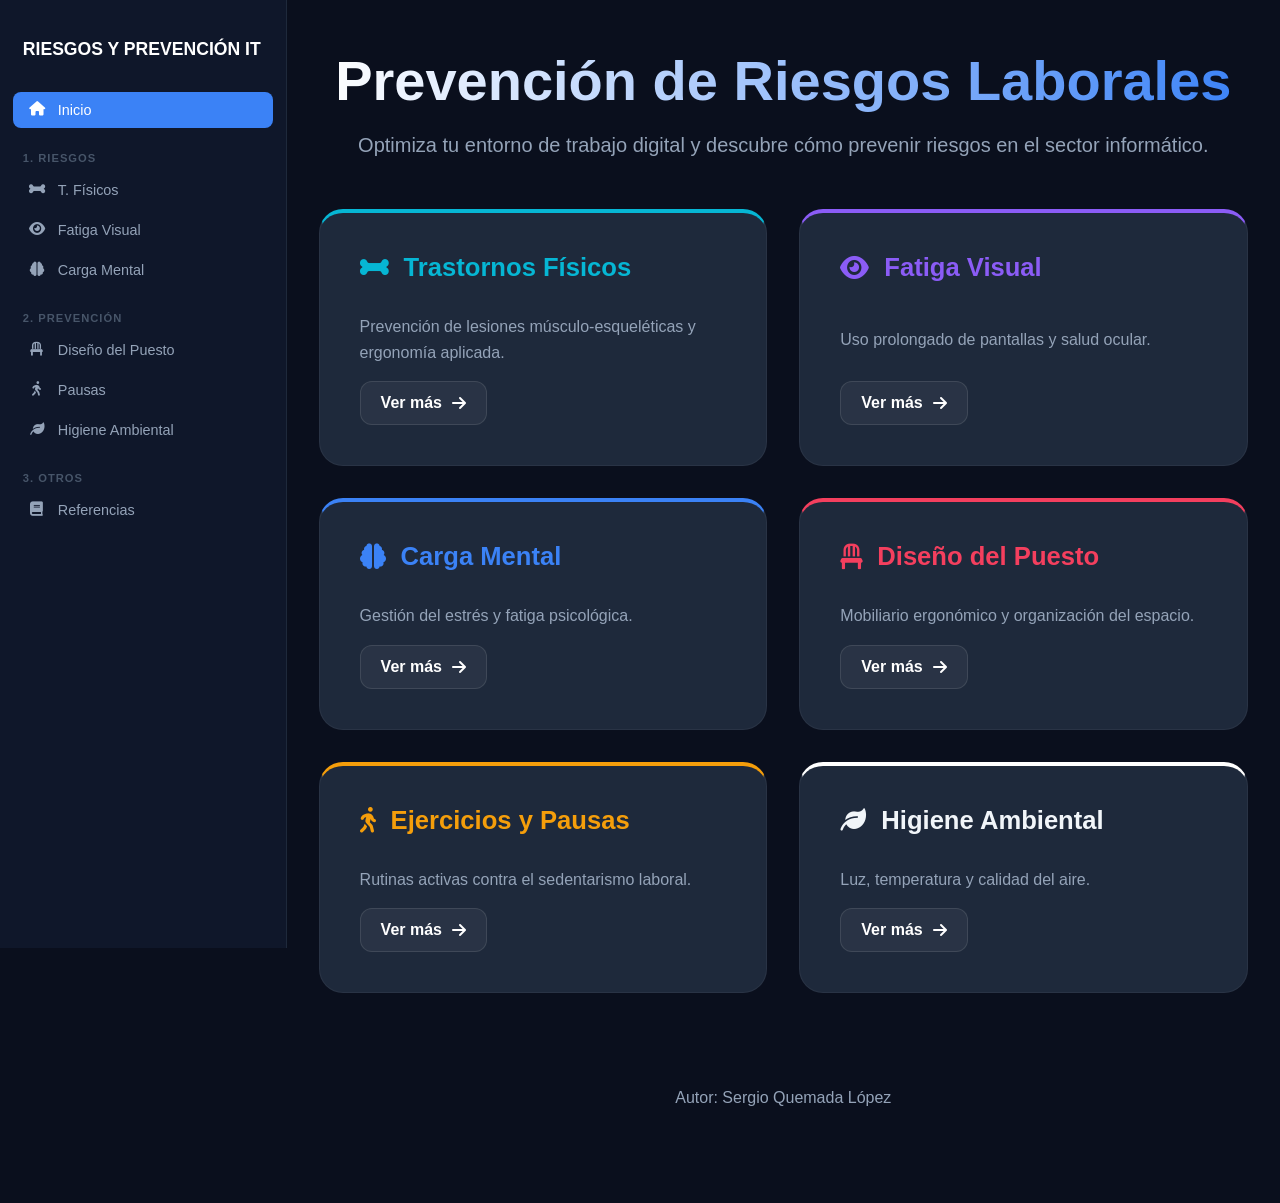
<file: index.html>
<!DOCTYPE html>
<html lang="es">
<head>
    <meta charset="UTF-8">
    <meta name="viewport" content="width=device-width, initial-scale=1.0">
    <title>Inicio - Prevención de Riesgos Laborales IT</title>
    <link rel="stylesheet" href="https://cdnjs.cloudflare.com/ajax/libs/font-awesome/6.0.0/css/all.min.css">

    <style>
        :root {
            --bg-dark: #0a0f1d;
            --sidebar-bg: #0f172a;
            --card-bg: #1e293b;
            --blue: #3b82f6;
            --cyan: #06b6d4;
            --purple: #8b5cf6;
            --rose: #f43f5e;
            --amber: #f59e0b;
            --text-main: #f1f5f9;
            --text-dim: #94a3b8;
            --border: #1e293b;
        }

        body {
            background-color: var(--bg-dark);
            color: var(--text-main);
            font-family: 'Inter', 'Segoe UI', sans-serif;
            margin: 0;
            display: flex;
            min-height: 100vh;
        }

        /* MENÚ LATERAL */
        nav {
            width: 260px;
            background: var(--sidebar-bg);
            border-right: 1px solid var(--border);
            padding: 1.5rem 0.8rem;
            position: sticky;
            top: 0;
            height: 100vh;
            overflow-y: auto;
        }

        nav h2 {
            font-size: 1.1rem;
            color: white;
            margin-bottom: 2rem;
            padding-left: 10px;
            font-weight: bold;
        }

        .menu-category {
            font-size: 0.7rem;
            color: #475569;
            font-weight: 800;
            text-transform: uppercase;
            margin: 1.5rem 0 0.5rem 10px;
            letter-spacing: 1px;
        }

        nav a {
            display: flex;
            align-items: center;
            color: var(--text-dim);
            text-decoration: none;
            padding: 10px 15px;
            border-radius: 8px;
            margin-bottom: 4px;
            transition: 0.2s;
            font-size: 0.9rem;
        }

        nav a i { margin-right: 12px; width: 18px; text-align: center; }
        nav a.active { background: var(--blue); color: white; font-weight: 500; }
        nav a:hover:not(.active) { background: rgba(255, 255, 255, 0.05); color: white; }

        /* CONTENIDO */
        main {
            flex: 1;
            padding: 3rem 2rem;
            max-width: 1200px;
            margin: 0 auto;
        }

        /* TÍTULOS */
        .page-title {
            font-size: 3.5rem;
            margin: 0 0 1rem 0;
            background: linear-gradient(to right, #fff, var(--blue));
            -webkit-background-clip: text;
            -webkit-text-fill-color: transparent;
            text-align: center;
        }

        .page-description {
            font-size: 1.25rem;
            color: var(--text-dim);
            max-width: 900px;
            margin: 0 auto 3rem auto;
            text-align: center;
            line-height: 1.6;
        }

        /* TARJETAS */
        .info-grid {
            display: grid;
            grid-template-columns: repeat(auto-fit, minmax(350px, 1fr));
            gap: 2rem;
        }

        .info-card {
            background: var(--card-bg);
            border-radius: 24px;
            padding: 2.5rem;
            border: 1px solid rgba(255,255,255,0.05);
            transition: all 0.4s cubic-bezier(0.175, 0.885, 0.32, 1.275);
            display: flex;
            flex-direction: column;
            justify-content: space-between; /* Alinea el botón abajo */
        }

        .info-card:hover {
            transform: translateY(-12px);
            box-shadow: 0 25px 50px rgba(0,0,0,0.5);
            border-color: rgba(255,255,255,0.2);
        }

        .info-card h3 {
            display: flex;
            align-items: center;
            gap: 15px;
            font-size: 1.6rem;
            margin-top: 0;
            margin-bottom: 1rem;
        }

        .info-card p {
            color: var(--text-dim);
            line-height: 1.6;
        }

        /* COLORES DE TARJETAS (INICIO) */
        .card-cuello { border-top: 4px solid var(--cyan); }
        .card-cuello h3 { color: var(--cyan); }

        .card-hombros { border-top: 4px solid var(--purple); }
        .card-hombros h3 { color: var(--purple); }

        .card-espalda { border-top: 4px solid var(--blue); }
        .card-espalda h3 { color: var(--blue); }

        .card-manos { border-top: 4px solid var(--rose); }
        .card-manos h3 { color: var(--rose); }

        .card-piernas { border-top: 4px solid var(--amber); }
        .card-piernas h3 { color: var(--amber); }

        .card-fatiga { border-top: 4px solid #fff; }

        /* BOTONES INTERNOS */
        .nav-btn {
            text-decoration: none;
            color: white;
            padding: 12px 20px;
            border-radius: 12px;
            background: rgba(255,255,255,0.05);
            transition: 0.3s;
            display: inline-flex;
            align-items: center;
            justify-content: center;
            gap: 10px;
            font-weight: 600;
            border: 1px solid rgba(255,255,255,0.1);
            width: fit-content;
        }

        .nav-btn:hover {
            background: var(--blue);
            box-shadow: 0 10px 20px rgba(59, 130, 246, 0.3);
        }

        .author {
            text-align: center;
            margin-top: 6rem;
            color: var(--text-dim);
            padding-bottom: 3rem;
        }
    </style>
</head>

<body>

    <nav>
        <h2>RIESGOS Y PREVENCIÓN IT</h2>
        <a href="index.html" class="active"><i class="fas fa-home"></i> Inicio</a>

        <div class="menu-category">1. RIESGOS</div>
        <a href="trastornos-fisicos.html"><i class="fas fa-bone"></i> T. Físicos</a>
        <a href="fatiga-visual.html"><i class="fas fa-eye"></i> Fatiga Visual</a>
        <a href="carga-mental.html"><i class="fas fa-brain"></i> Carga Mental</a>

        <div class="menu-category">2. PREVENCIÓN</div>
        <a href="Diseño-del-puesto.html"><i class="fas fa-chair"></i> Diseño del Puesto</a>
        <a href="pausas.html"><i class="fas fa-walking"></i> Pausas</a>
        <a href="higiene.html"><i class="fas fa-leaf"></i> Higiene Ambiental</a>

        <div class="menu-category">3. OTROS</div>
        <a href="Referencias.html"><i class="fas fa-book"></i> Referencias</a>
    </nav>

    <main>
        <section class="header-box">
            <h1 class="page-title">Prevención de Riesgos Laborales</h1>
            <p class="page-description">
                Optimiza tu entorno de trabajo digital y descubre cómo prevenir riesgos en el sector informático.
            </p>
        </section>

        <div class="info-grid">

            <div class="info-card card-cuello">
                <h3><i class="fas fa-bone"></i> Trastornos Físicos</h3>
                <p>Prevención de lesiones músculo-esqueléticas y ergonomía aplicada.</p>
                <a href="trastornos-fisicos.html" class="nav-btn">
                    Ver más <i class="fas fa-arrow-right"></i>
                </a>
            </div>

            <div class="info-card card-hombros">
                <h3><i class="fas fa-eye"></i> Fatiga Visual</h3>
                <p>Uso prolongado de pantallas y salud ocular.</p>
                <a href="fatiga-visual.html" class="nav-btn">
                    Ver más <i class="fas fa-arrow-right"></i>
                </a>
            </div>

            <div class="info-card card-espalda">
                <h3><i class="fas fa-brain"></i> Carga Mental</h3>
                <p>Gestión del estrés y fatiga psicológica.</p>
                <a href="carga-mental.html" class="nav-btn">
                    Ver más <i class="fas fa-arrow-right"></i>
                </a>
            </div>

            <div class="info-card card-manos">
                <h3><i class="fas fa-chair"></i> Diseño del Puesto</h3>
                <p>Mobiliario ergonómico y organización del espacio.</p>
                <a href="Diseño-del-puesto.html" class="nav-btn">
                    Ver más <i class="fas fa-arrow-right"></i>
                </a>
            </div>

            <div class="info-card card-piernas">
                <h3><i class="fas fa-walking"></i> Ejercicios y Pausas</h3>
                <p>Rutinas activas contra el sedentarismo laboral.</p>
                <a href="pausas.html" class="nav-btn">
                    Ver más <i class="fas fa-arrow-right"></i>
                </a>
            </div>

            <div class="info-card card-fatiga">
                <h3><i class="fas fa-leaf"></i> Higiene Ambiental</h3>
                <p>Luz, temperatura y calidad del aire.</p>
                <a href="higiene.html" class="nav-btn">
                    Ver más <i class="fas fa-arrow-right"></i>
                </a>
            </div>

        </div>

        <div class="author">Autor: Sergio Quemada López</div>
    </main>

</body>
</html>
</file>
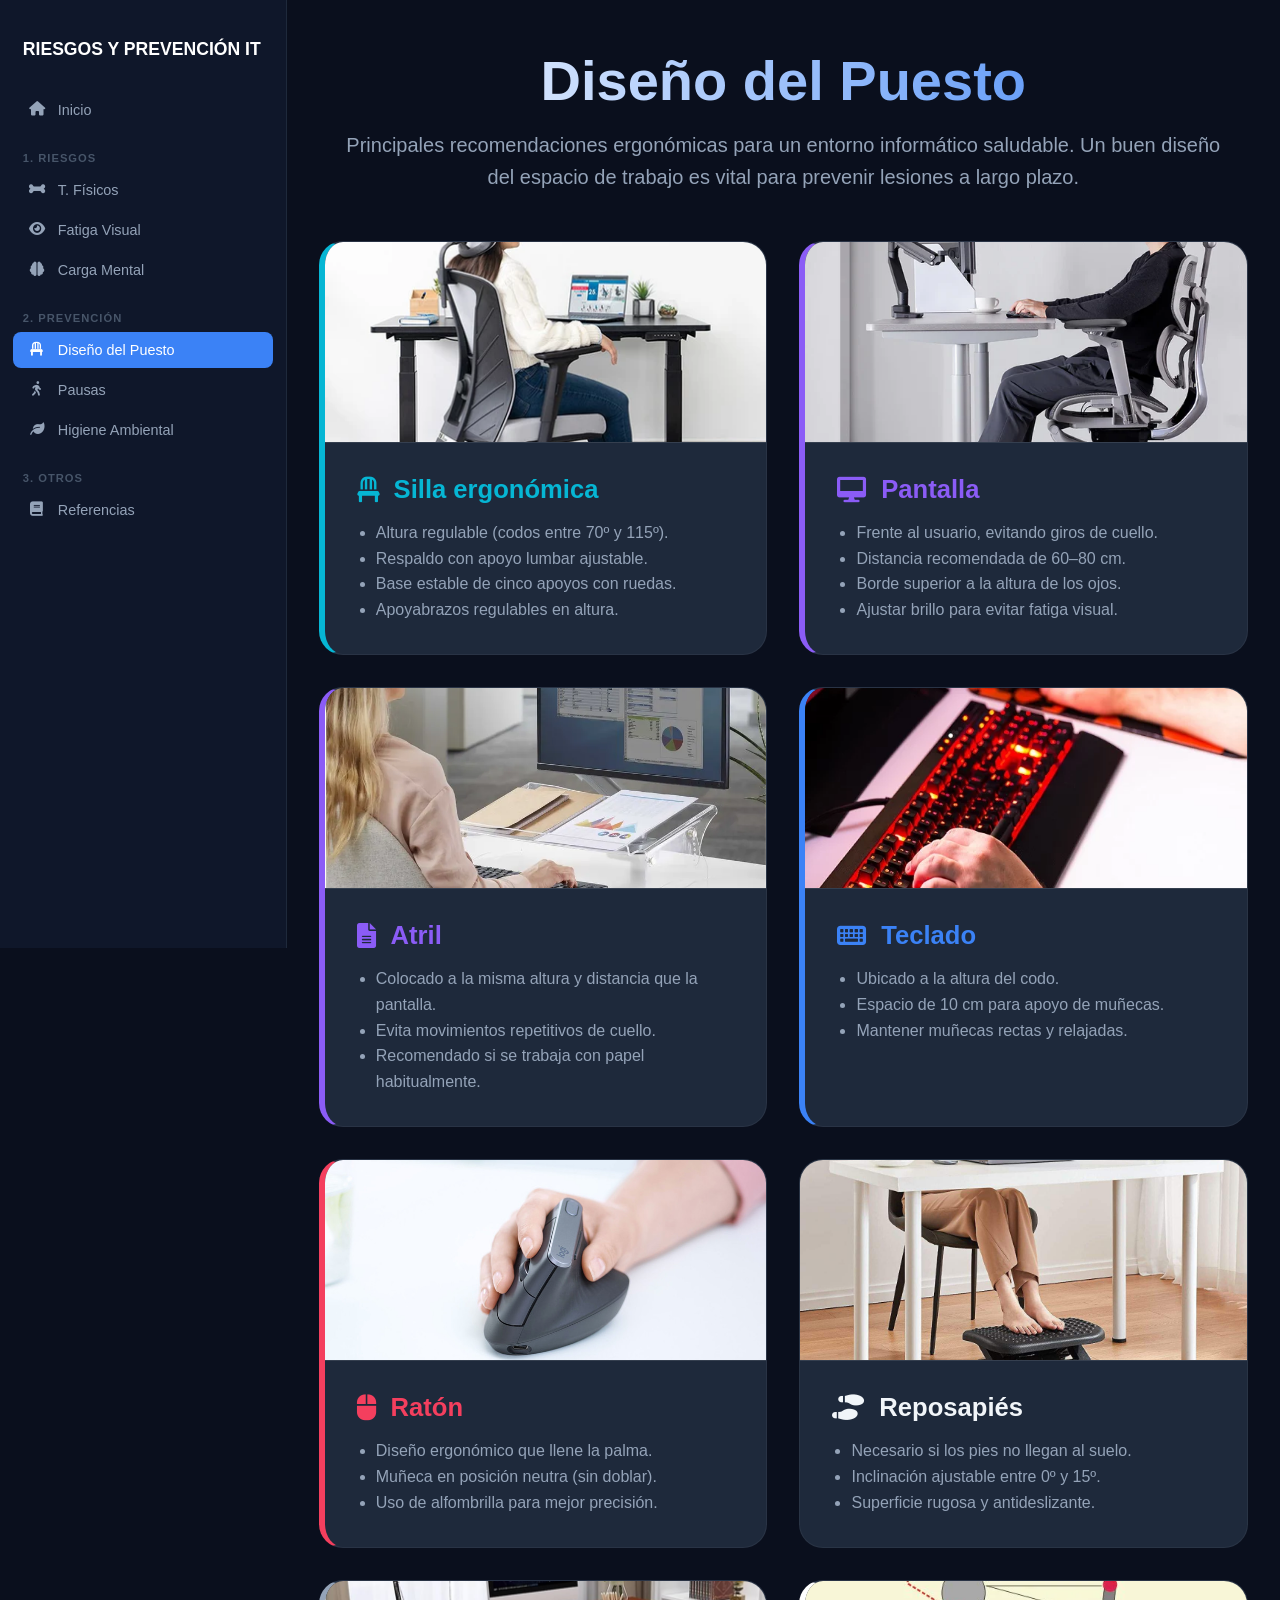
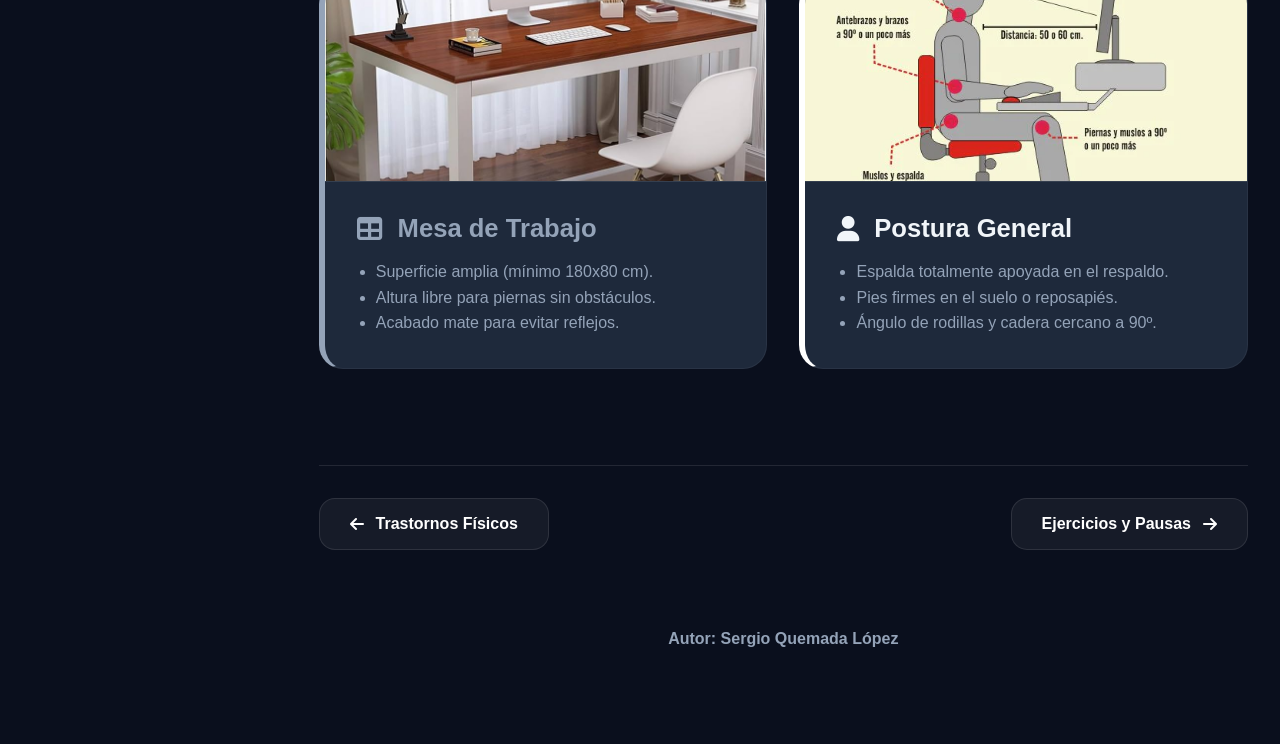
<file: Diseño-del-puesto.html>
<!DOCTYPE html>
<html lang="es">
<head>
    <meta charset="UTF-8">
    <meta name="viewport" content="width=device-width, initial-scale=1.0">
    <title>Diseño del Puesto - Prevención IT</title>
    <link rel="stylesheet" href="https://cdnjs.cloudflare.com/ajax/libs/font-awesome/6.0.0/css/all.min.css">

    <style>
        :root {
            --bg-dark: #0a0f1d;
            --sidebar-bg: #0f172a;
            --card-bg: #1e293b;
            --blue: #3b82f6;
            --cyan: #06b6d4;
            --purple: #8b5cf6;
            --rose: #f43f5e;
            --amber: #f59e0b;
            --text-main: #f1f5f9;
            --text-dim: #94a3b8;
            --border: #1e293b;
        }

        body {
            background-color: var(--bg-dark);
            color: var(--text-main);
            font-family: 'Inter', 'Segoe UI', sans-serif;
            margin: 0;
            display: flex;
            min-height: 100vh;
        }

        /* MENÚ LATERAL */
        nav {
            width: 260px;
            background: var(--sidebar-bg);
            border-right: 1px solid var(--border);
            padding: 1.5rem 0.8rem;
            position: sticky;
            top: 0;
            height: 100vh;
            overflow-y: auto;
        }

        nav h2 {
            font-size: 1.1rem;
            color: white;
            margin-bottom: 2rem;
            padding-left: 10px;
            font-weight: bold;
        }

        .menu-category {
            font-size: 0.7rem;
            color: #475569;
            font-weight: 800;
            text-transform: uppercase;
            margin: 1.5rem 0 0.5rem 10px;
            letter-spacing: 1px;
        }

        nav a {
            display: flex;
            align-items: center;
            color: var(--text-dim);
            text-decoration: none;
            padding: 10px 15px;
            border-radius: 8px;
            margin-bottom: 4px;
            transition: 0.2s;
            font-size: 0.9rem;
        }

        nav a i { margin-right: 12px; width: 18px; text-align: center; }
        nav a.active { background: var(--blue); color: white; font-weight: 500; }
        nav a:hover:not(.active) { background: rgba(255, 255, 255, 0.05); color: white; }

        /* CONTENIDO */
        main {
            flex: 1;
            padding: 3rem 2rem;
            max-width: 1200px;
            margin: 0 auto;
        }

        .page-title {
            font-size: 3.5rem;
            margin: 0 0 1rem 0;
            background: linear-gradient(to right, #fff, var(--blue));
            -webkit-background-clip: text;
            -webkit-text-fill-color: transparent;
            text-align: center;
        }

        .page-description {
            font-size: 1.25rem;
            color: var(--text-dim);
            max-width: 900px;
            margin: 0 auto 3rem auto;
            text-align: center;
            line-height: 1.6;
        }

        /* TARJETAS */
        .info-grid {
            display: grid;
            grid-template-columns: repeat(auto-fit, minmax(350px, 1fr));
            gap: 2rem;
        }

        .info-card {
            background: var(--card-bg);
            border-radius: 24px;
            border: 1px solid rgba(255,255,255,0.05);
            transition: all 0.4s cubic-bezier(0.175, 0.885, 0.32, 1.275);
            overflow: hidden;
            display: flex;
            flex-direction: column;
        }

        .info-card:hover {
            transform: translateY(-12px);
            box-shadow: 0 25px 50px rgba(0,0,0,0.5);
            border-color: rgba(255,255,255,0.2);
        }

        .card-img {
            width: 100%;
            height: 200px;
            object-fit: cover;
            border-bottom: 1px solid rgba(255,255,255,0.1);
        }

        .card-content {
            padding: 2rem;
        }

        .info-card h3 {
            display: flex;
            align-items: center;
            gap: 15px;
            font-size: 1.6rem;
            margin: 0 0 1rem 0;
        }

        .info-card ul {
            color: var(--text-dim);
            padding-left: 1.2rem;
            line-height: 1.6;
            margin: 0;
        }

        /* COLORES DE BORDES IZQUIERDOS */
        .card-silla { border-left: 6px solid var(--cyan); }
        .card-silla h3 { color: var(--cyan); }

        .card-pantalla { border-left: 6px solid var(--purple); }
        .card-pantalla h3 { color: var(--purple); }

        .card-teclado { border-left: 6px solid var(--blue); }
        .card-teclado h3 { color: var(--blue); }

        .card-raton { border-left: 6px solid var(--rose); }
        .card-raton h3 { color: var(--rose); }

        .card-reposapies { border-left: 6px solid var(--amber); }
        .card-reposapies h3 { color: var(--amber); }

        .card-mesa { border-left: 6px solid #94a3b8; }
        .card-mesa h3 { color: #94a3b8; }

        .card-hombros { border-left: 6px solid var(--purple); }
        .card-hombros h3 { color: var(--purple); }

        .card-fatiga { border-left: 6px solid #fff; }

        /* NAVEGACIÓN Y AUTOR */
        .bottom-nav {
            display: flex;
            justify-content: space-between;
            margin-top: 6rem;
            padding-top: 2rem;
            border-top: 1px solid rgba(255,255,255,0.1);
        }

        .nav-btn {
            text-decoration: none;
            color: white;
            padding: 16px 30px;
            border-radius: 16px;
            background: rgba(255,255,255,0.05);
            transition: 0.3s;
            display: flex;
            align-items: center;
            gap: 12px;
            font-weight: 600;
            border: 1px solid rgba(255,255,255,0.1);
        }

        .nav-btn:hover {
            background: var(--blue);
            transform: scale(1.05);
            box-shadow: 0 10px 20px rgba(59, 130, 246, 0.3);
        }

        .author {
            text-align: center;
            margin-top: 5rem;
            color: var(--text-dim);
            padding-bottom: 3rem;
            font-weight: bold;
        }
    </style>
</head>

<body>

    <nav>
        <h2>RIESGOS Y PREVENCIÓN IT</h2>
        <a href="index.html"><i class="fas fa-home"></i> Inicio</a>

        <div class="menu-category">1. RIESGOS</div>
        <a href="trastornos-fisicos.html"><i class="fas fa-bone"></i> T. Físicos</a>
        <a href="fatiga-visual.html"><i class="fas fa-eye"></i> Fatiga Visual</a>
        <a href="carga-mental.html"><i class="fas fa-brain"></i> Carga Mental</a>

        <div class="menu-category">2. PREVENCIÓN</div>
        <a href="Diseño-del-puesto.html" class="active"><i class="fas fa-chair"></i> Diseño del Puesto</a>
        <a href="pausas.html"><i class="fas fa-walking"></i> Pausas</a>
        <a href="higiene.html"><i class="fas fa-leaf"></i> Higiene Ambiental</a>

        <div class="menu-category">3. OTROS</div>
        <a href="Referencias.html"><i class="fas fa-book"></i> Referencias</a>
    </nav>

    <main>
        <section class="header-box">
            <h1 class="page-title">Diseño del Puesto</h1>
            <p class="page-description">
                Principales recomendaciones ergonómicas para un entorno informático saludable. 
                Un buen diseño del espacio de trabajo es vital para prevenir lesiones a largo plazo.
            </p>
        </section>

        <div class="info-grid">

            <div class="info-card card-silla">
                <img src="imagenes/silla.webp" alt="Silla ergonómica" class="card-img">
                <div class="card-content">
                    <h3><i class="fas fa-chair"></i> Silla ergonómica</h3>
                    <ul>
                        <li>Altura regulable (codos entre 70º y 115º).</li>
                        <li>Respaldo con apoyo lumbar ajustable.</li>
                        <li>Base estable de cinco apoyos con ruedas.</li>
                        <li>Apoyabrazos regulables en altura.</li>
                    </ul>
                </div>
            </div>

            <div class="info-card card-pantalla">
                <img src="imagenes/pantalla.webp" alt="Pantalla" class="card-img">
                <div class="card-content">
                    <h3><i class="fas fa-desktop"></i> Pantalla</h3>
                    <ul>
                        <li>Frente al usuario, evitando giros de cuello.</li>
                        <li>Distancia recomendada de 60–80 cm.</li>
                        <li>Borde superior a la altura de los ojos.</li>
                        <li>Ajustar brillo para evitar fatiga visual.</li>
                    </ul>
                </div>
            </div>

            <div class="info-card card-hombros">
                <img src="imagenes/atril.webp" alt="Atril para documentos" class="card-img">
                <div class="card-content">
                    <h3><i class="fas fa-file-alt"></i> Atril</h3>
                    <ul>
                        <li>Colocado a la misma altura y distancia que la pantalla.</li>
                        <li>Evita movimientos repetitivos de cuello.</li>
                        <li>Recomendado si se trabaja con papel habitualmente.</li>
                    </ul>
                </div>
            </div>

            <div class="info-card card-teclado">
                <img src="imagenes/teclado.webp" alt="Teclado" class="card-img">
                <div class="card-content">
                    <h3><i class="fas fa-keyboard"></i> Teclado</h3>
                    <ul>
                        <li>Ubicado a la altura del codo.</li>
                        <li>Espacio de 10 cm para apoyo de muñecas.</li>
                        <li>Mantener muñecas rectas y relajadas.</li>
                    </ul>
                </div>
            </div>

            <div class="info-card card-raton">
                <img src="imagenes/raton.jpg" alt="Ratón" class="card-img">
                <div class="card-content">
                    <h3><i class="fas fa-mouse"></i> Ratón</h3>
                    <ul>
                        <li>Diseño ergonómico que llene la palma.</li>
                        <li>Muñeca en posición neutra (sin doblar).</li>
                        <li>Uso de alfombrilla para mejor precisión.</li>
                    </ul>
                </div>
            </div>

            <div class="info-card card-piernas">
                <img src="imagenes/reposapies.jpg" alt="Reposapiés" class="card-img">
                <div class="card-content">
                    <h3><i class="fas fa-shoe-prints"></i> Reposapiés</h3>
                    <ul>
                        <li>Necesario si los pies no llegan al suelo.</li>
                        <li>Inclinación ajustable entre 0º y 15º.</li>
                        <li>Superficie rugosa y antideslizante.</li>
                    </ul>
                </div>
            </div>

            <div class="info-card card-mesa">
                <img src="imagenes/mesa.jpg" alt="Mesa" class="card-img">
                <div class="card-content">
                    <h3><i class="fas fa-table"></i> Mesa de Trabajo</h3>
                    <ul>
                        <li>Superficie amplia (mínimo 180x80 cm).</li>
                        <li>Altura libre para piernas sin obstáculos.</li>
                        <li>Acabado mate para evitar reflejos.</li>
                    </ul>
                </div>
            </div>

            <div class="info-card card-fatiga">
                <img src="imagenes/postura.webp" alt="Postura" class="card-img">
                <div class="card-content">
                    <h3><i class="fas fa-user"></i> Postura General</h3>
                    <ul>
                        <li>Espalda totalmente apoyada en el respaldo.</li>
                        <li>Pies firmes en el suelo o reposapiés.</li>
                        <li>Ángulo de rodillas y cadera cercano a 90º.</li>
                    </ul>
                </div>
            </div>

        </div>

        <div class="bottom-nav">
            <a href="trastornos-fisicos.html" class="nav-btn">
                <i class="fas fa-arrow-left"></i> Trastornos Físicos
            </a>
            <a href="pausas.html" class="nav-btn">
                Ejercicios y Pausas <i class="fas fa-arrow-right"></i>
            </a>
        </div>

        <div class="author">Autor: Sergio Quemada López</div>
    </main>

</body>
</html>
</file>
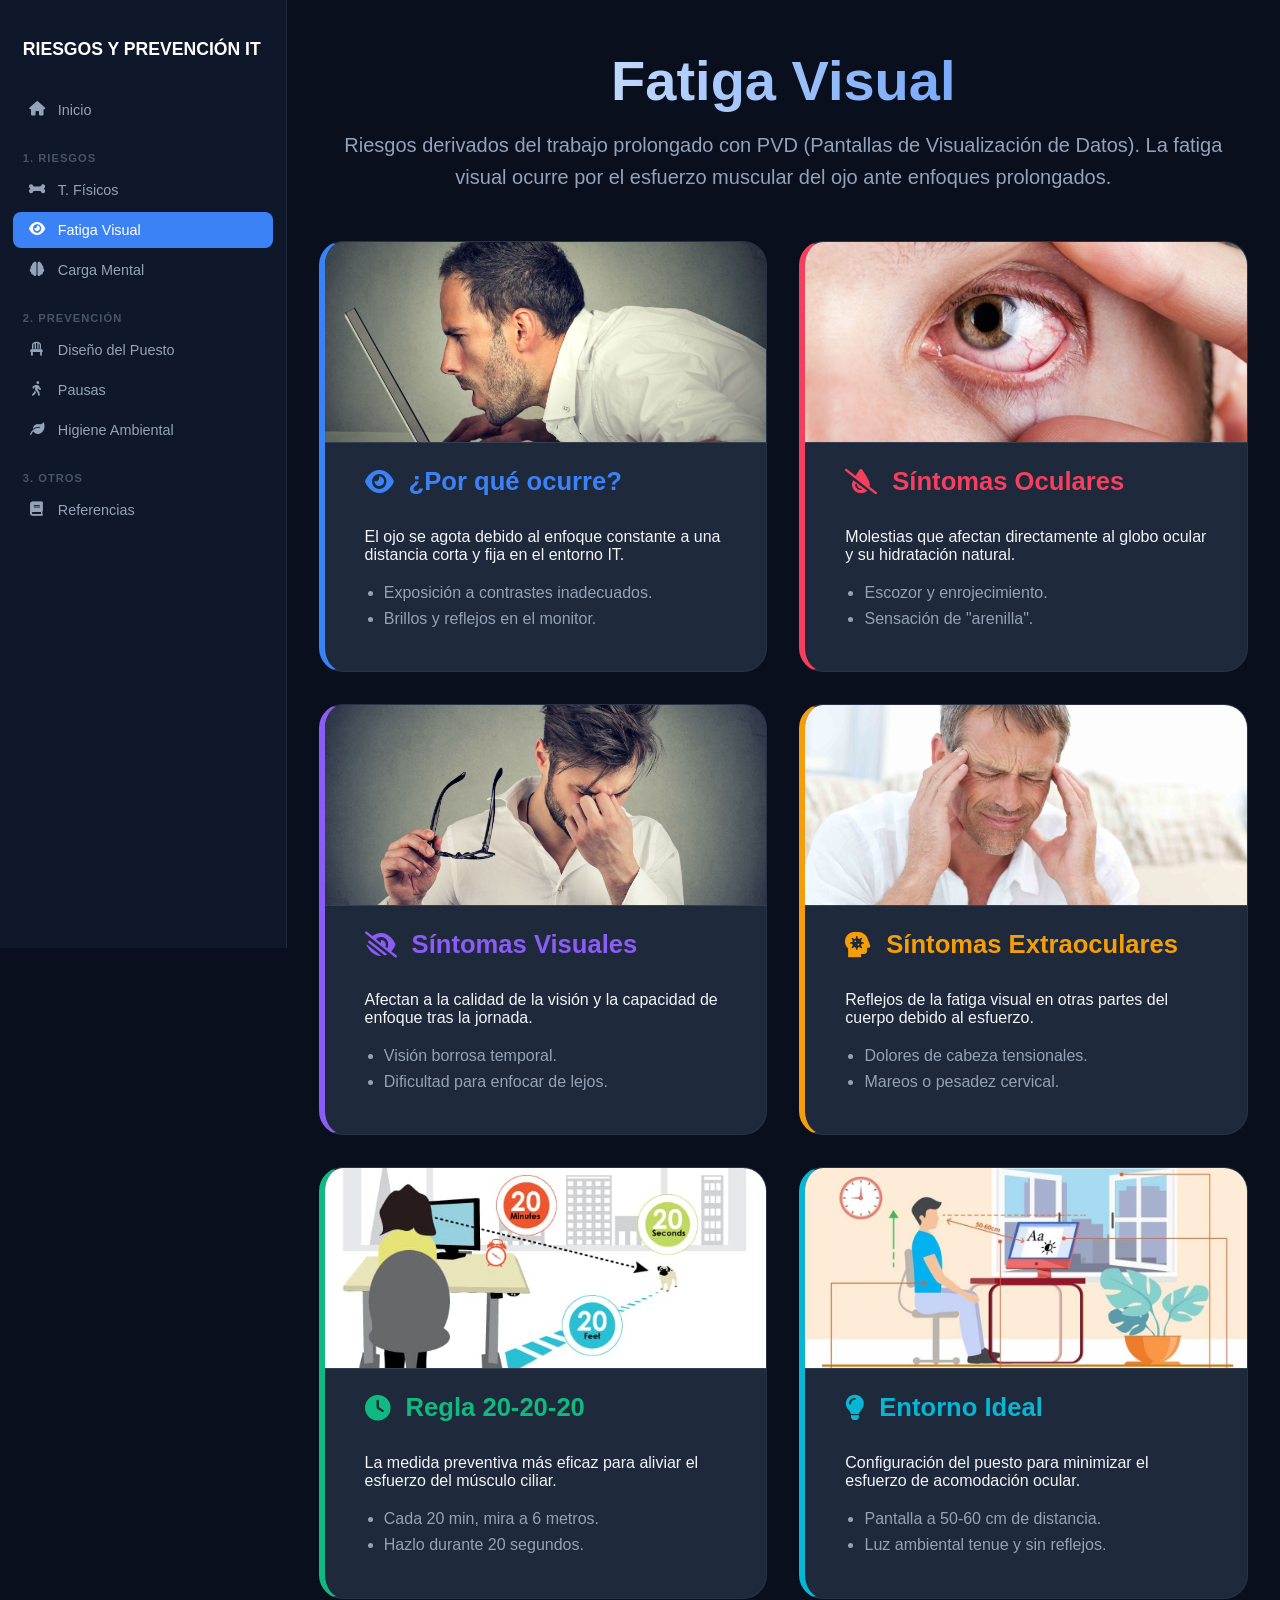
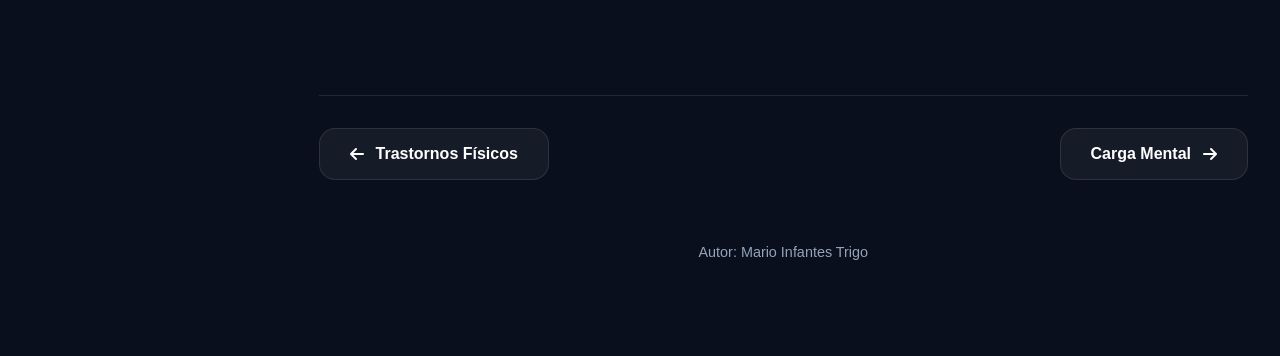
<file: fatiga-visual.html>
<!DOCTYPE html>
<html lang="es">
<head>
    <meta charset="UTF-8">
    <meta name="viewport" content="width=device-width, initial-scale=1.0">
    <title>Fatiga Visual - Riesgos IT</title>
    <link rel="stylesheet" href="https://cdnjs.cloudflare.com/ajax/libs/font-awesome/6.0.0/css/all.min.css">

    <style>
        :root {
            --bg-dark: #0a0f1d;
            --sidebar-bg: #0f172a;
            --card-bg: #1e293b;
            --blue: #3b82f6;
            --cyan: #06b6d4;
            --purple: #8b5cf6;
            --rose: #f43f5e;
            --amber: #f59e0b;
            --text-main: #f1f5f9;
            --text-dim: #94a3b8;
            --border: #1e293b;
        }

        body {
            background-color: var(--bg-dark);
            color: var(--text-main);
            font-family: 'Inter', 'Segoe UI', sans-serif;
            margin: 0;
            display: flex;
            min-height: 100vh;
        }

        /* MENÚ LATERAL */
        nav {
            width: 260px;
            background: var(--sidebar-bg);
            border-right: 1px solid var(--border);
            padding: 1.5rem 0.8rem;
            position: sticky;
            top: 0;
            height: 100vh;
            overflow-y: auto;
        }

        nav h2 {
            font-size: 1.1rem;
            color: white;
            margin-bottom: 2rem;
            padding-left: 10px;
            font-weight: bold;
        }

        .menu-category {
            font-size: 0.7rem;
            color: #475569;
            font-weight: 800;
            text-transform: uppercase;
            margin: 1.5rem 0 0.5rem 10px;
            letter-spacing: 1px;
        }

        nav a {
            display: flex;
            align-items: center;
            color: var(--text-dim);
            text-decoration: none;
            padding: 10px 15px;
            border-radius: 8px;
            margin-bottom: 4px;
            transition: 0.2s;
            font-size: 0.9rem;
        }

        nav a i { margin-right: 12px; width: 18px; text-align: center; }
        nav a.active { background: var(--blue); color: white; font-weight: 500; }
        nav a:hover:not(.active) { background: rgba(255, 255, 255, 0.05); color: white; }

        /* CONTENIDO */
        main {
            flex: 1;
            padding: 3rem 2rem;
            max-width: 1200px;
            margin: 0 auto;
        }

        /* TÍTULOS */
        .page-title {
            font-size: 3.5rem;
            margin: 0 0 1rem 0;
            background: linear-gradient(to right, #fff, var(--blue));
            -webkit-background-clip: text;
            -webkit-text-fill-color: transparent;
            text-align: center;
        }

        .page-description {
            font-size: 1.25rem;
            color: var(--text-dim);
            max-width: 900px;
            margin: 0 auto 3rem auto;
            text-align: center;
            line-height: 1.6;
        }

        /* TARJETAS */
        .info-grid {
            display: grid;
            grid-template-columns: repeat(auto-fit, minmax(350px, 1fr));
            gap: 2rem;
        }

        .info-card {
            background: var(--card-bg);
            border-radius: 24px;
            padding: 2.5rem;
            border: 1px solid rgba(255,255,255,0.05);
            transition: all 0.4s cubic-bezier(0.175, 0.885, 0.32, 1.275);
            position: relative;
            overflow: hidden;
            display: flex;
            flex-direction: column;
        }

        .info-card:hover {
            transform: translateY(-12px);
            box-shadow: 0 25px 50px rgba(0,0,0,0.5);
            border-color: rgba(255,255,255,0.2);
        }

        .card-img {
            width: calc(100% + 5rem);
            height: 200px;
            object-fit: cover;
            margin: -2.5rem -2.5rem 1.5rem -2.5rem;
            border-bottom: 1px solid rgba(255,255,255,0.1);
        }

        .info-card h3 {
            display: flex;
            align-items: center;
            gap: 15px;
            font-size: 1.6rem;
            margin-top: 0;
            margin-bottom: 1rem;
        }

        .info-card p {
            color: var(--text-main);
            margin-bottom: 1rem;
        }

        .info-card ul {
            color: var(--text-dim);
            padding-left: 1.2rem;
            line-height: 1.6;
            margin: 0;
        }

        /* COLORES ESPECÍFICOS PARA FATIGA VISUAL */
        .card-ojo { border-left: 6px solid var(--blue); }
        .card-ojo h3 { color: var(--blue); }

        .card-rojo { border-left: 6px solid var(--rose); }
        .card-rojo h3 { color: var(--rose); }

        .card-borroso { border-left: 6px solid var(--purple); }
        .card-borroso h3 { color: var(--purple); }

        .card-cabeza { border-left: 6px solid var(--amber); }
        .card-cabeza h3 { color: var(--amber); }

        .card-reloj { border-left: 6px solid #10b981; } /* Verde para descansos */
        .card-reloj h3 { color: #10b981; }

        .card-luz { border-left: 6px solid var(--cyan); }
        .card-luz h3 { color: var(--cyan); }

        /* NAVEGACIÓN Y AUTOR */
        .bottom-nav {
            display: flex;
            justify-content: space-between;
            margin-top: 6rem;
            padding-top: 2rem;
            border-top: 1px solid rgba(255,255,255,0.1);
        }

        .nav-btn {
            text-decoration: none;
            color: white;
            padding: 16px 30px;
            border-radius: 16px;
            background: rgba(255,255,255,0.05);
            transition: 0.3s;
            display: flex;
            align-items: center;
            gap: 12px;
            font-weight: 600;
            border: 1px solid rgba(255,255,255,0.1);
        }

        .nav-btn:hover {
            background: var(--blue);
            transform: scale(1.05);
            box-shadow: 0 10px 20px rgba(59, 130, 246, 0.3);
        }

        .author {
            text-align: center;
            margin-top: 4rem;
            color: var(--text-dim);
            padding-bottom: 3rem;
            font-size: 0.9rem;
        }
    </style>
</head>

<body>

    <nav>
        <h2>RIESGOS Y PREVENCIÓN IT</h2>
        <a href="index.html"><i class="fas fa-home"></i> Inicio</a>

        <div class="menu-category">1. RIESGOS</div>
        <a href="trastornos-fisicos.html"><i class="fas fa-bone"></i> T. Físicos</a>
        <a href="fatiga-visual.html" class="active"><i class="fas fa-eye"></i> Fatiga Visual</a>
        <a href="carga-mental.html"><i class="fas fa-brain"></i> Carga Mental</a>

        <div class="menu-category">2. PREVENCIÓN</div>
        <a href="Diseño-del-puesto.html"><i class="fas fa-chair"></i> Diseño del Puesto</a>
        <a href="pausas.html"><i class="fas fa-walking"></i> Pausas</a>
        <a href="higiene.html"><i class="fas fa-leaf"></i> Higiene Ambiental</a>

        <div class="menu-category">3. OTROS</div>
        <a href="Referencias.html"><i class="fas fa-book"></i> Referencias</a>
    </nav>

    <main>
        <h1 class="page-title">Fatiga Visual</h1>
        <p class="page-description">
            Riesgos derivados del trabajo prolongado con PVD (Pantallas de Visualización de Datos). 
            La fatiga visual ocurre por el esfuerzo muscular del ojo ante enfoques prolongados.
        </p>

        <div class="info-grid">

            <div class="info-card card-ojo">
                <img src="imagenes/ojo-esfuerzo.jpg" alt="Esfuerzo ocular" class="card-img">
                <h3><i class="fas fa-eye"></i> ¿Por qué ocurre?</h3>
                <p>El ojo se agota debido al enfoque constante a una distancia corta y fija en el entorno IT.</p>
                <ul>
                    <li>Exposición a contrastes inadecuados.</li>
                    <li>Brillos y reflejos en el monitor.</li>
                </ul>
            </div>

            <div class="info-card card-rojo">
                <img src="imagenes/sequedad.jpg" alt="Ojos rojos" class="card-img">
                <h3><i class="fas fa-tint-slash"></i> Síntomas Oculares</h3>
                <p>Molestias que afectan directamente al globo ocular y su hidratación natural.</p>
                <ul>
                    <li>Escozor y enrojecimiento.</li>
                    <li>Sensación de "arenilla".</li>
                </ul>
            </div>

            <div class="info-card card-borroso">
                <img src="imagenes/vision-borrosa.jpg" alt="Visión borrosa" class="card-img">
                <h3><i class="fas fa-low-vision"></i> Síntomas Visuales</h3>
                <p>Afectan a la calidad de la visión y la capacidad de enfoque tras la jornada.</p>
                <ul>
                    <li>Visión borrosa temporal.</li>
                    <li>Dificultad para enfocar de lejos.</li>
                </ul>
            </div>

            <div class="info-card card-cabeza">
                <img src="imagenes/dolor-cabeza.jpg" alt="Dolor de cabeza" class="card-img">
                <h3><i class="fas fa-head-side-virus"></i> Síntomas Extraoculares</h3>
                <p>Reflejos de la fatiga visual en otras partes del cuerpo debido al esfuerzo.</p>
                <ul>
                    <li>Dolores de cabeza tensionales.</li>
                    <li>Mareos o pesadez cervical.</li>
                </ul>
            </div>

            <div class="info-card card-reloj">
                <img src="imagenes/descanso-visual.jpg" alt="Regla 20-20-20" class="card-img">
                <h3><i class="fas fa-clock"></i> Regla 20-20-20</h3>
                <p>La medida preventiva más eficaz para aliviar el esfuerzo del músculo ciliar.</p>
                <ul>
                    <li>Cada 20 min, mira a 6 metros.</li>
                    <li>Hazlo durante 20 segundos.</li>
                </ul>
            </div>

            <div class="info-card card-luz">
                <img src="imagenes/iluminacion.jpg" alt="Ergonomía visual" class="card-img">
                <h3><i class="fas fa-lightbulb"></i> Entorno Ideal</h3>
                <p>Configuración del puesto para minimizar el esfuerzo de acomodación ocular.</p>
                <ul>
                    <li>Pantalla a 50-60 cm de distancia.</li>
                    <li>Luz ambiental tenue y sin reflejos.</li>
                </ul>
            </div>

        </div>

        <div class="bottom-nav">
            <a href="trastornos-fisicos.html" class="nav-btn"><i class="fas fa-arrow-left"></i> Trastornos Físicos</a>
            <a href="carga-mental.html" class="nav-btn">Carga Mental <i class="fas fa-arrow-right"></i></a>
        </div>

        <div class="author">Autor: Mario Infantes Trigo</div>
    </main>

</body>
</html>
</file>
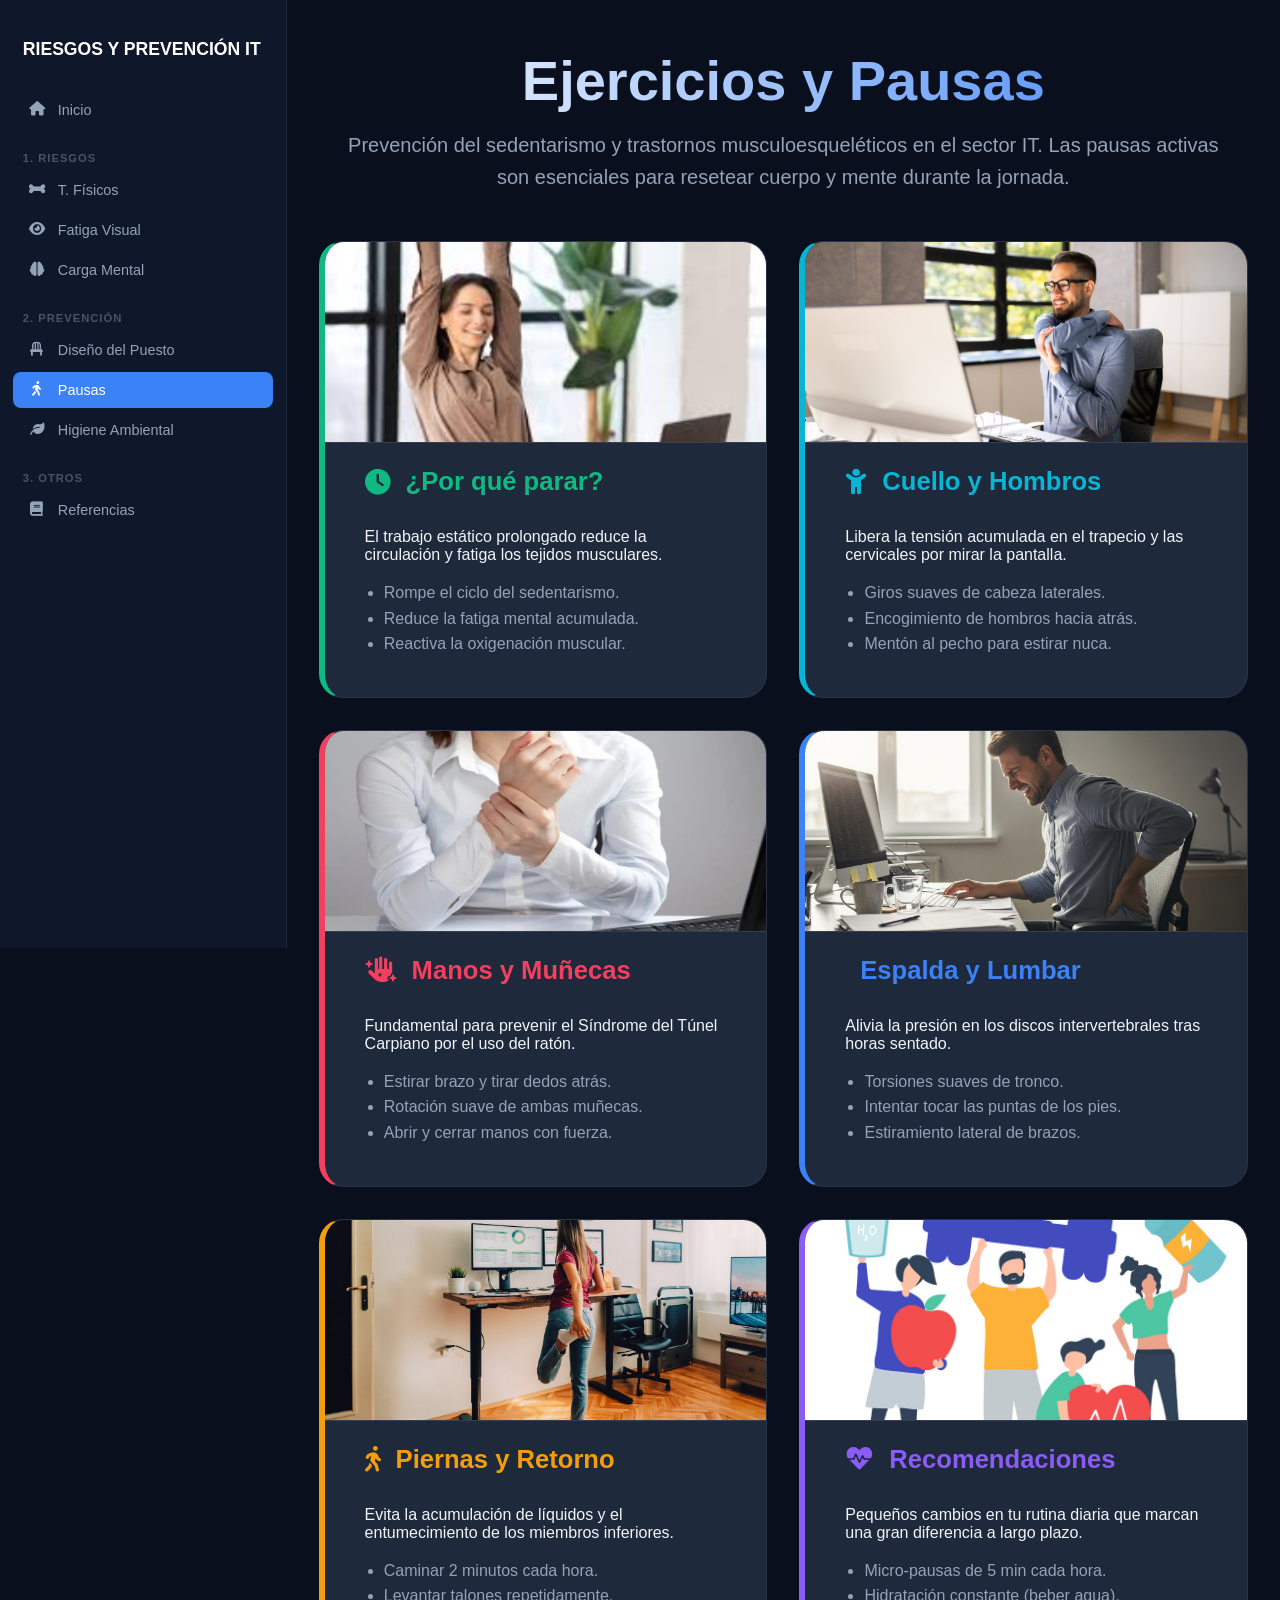
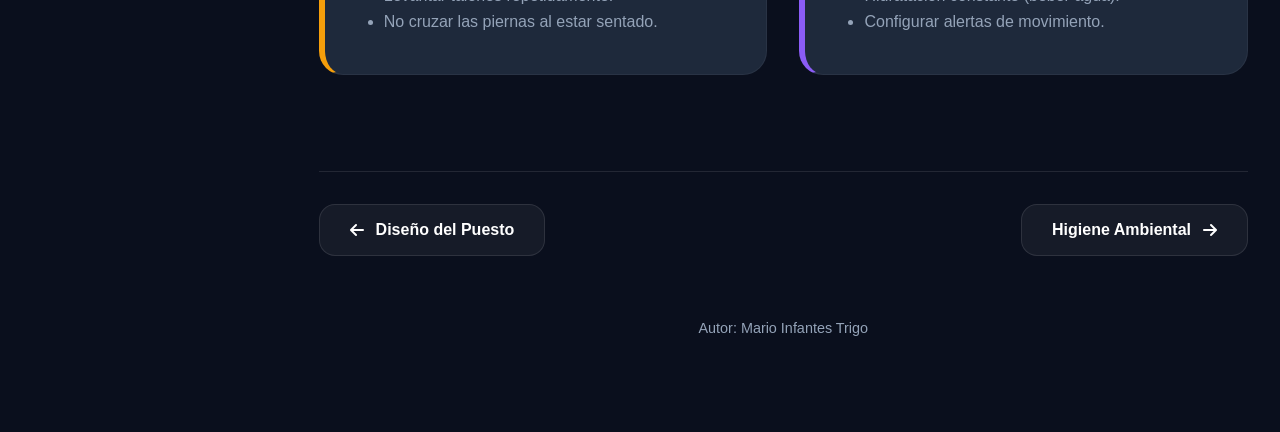
<file: pausas.html>
<!DOCTYPE html>
<html lang="es">
<head>
    <meta charset="UTF-8">
    <meta name="viewport" content="width=device-width, initial-scale=1.0">
    <title>Ejercicios y Pausas - Riesgos IT</title>
    <link rel="stylesheet" href="https://cdnjs.cloudflare.com/ajax/libs/font-awesome/6.0.0/css/all.min.css">

    <style>
        :root {
            --bg-dark: #0a0f1d;
            --sidebar-bg: #0f172a;
            --card-bg: #1e293b;
            --blue: #3b82f6;
            --cyan: #06b6d4;
            --purple: #8b5cf6;
            --rose: #f43f5e;
            --amber: #f59e0b;
            --emerald: #10b981;
            --text-main: #f1f5f9;
            --text-dim: #94a3b8;
            --border: #1e293b;
        }

        body {
            background-color: var(--bg-dark);
            color: var(--text-main);
            font-family: 'Inter', 'Segoe UI', sans-serif;
            margin: 0;
            display: flex;
            min-height: 100vh;
        }

        /* MENÚ LATERAL */
        nav {
            width: 260px;
            background: var(--sidebar-bg);
            border-right: 1px solid var(--border);
            padding: 1.5rem 0.8rem;
            position: sticky;
            top: 0;
            height: 100vh;
            overflow-y: auto;
        }

        nav h2 {
            font-size: 1.1rem;
            color: white;
            margin-bottom: 2rem;
            padding-left: 10px;
            font-weight: bold;
        }

        .menu-category {
            font-size: 0.7rem;
            color: #475569;
            font-weight: 800;
            text-transform: uppercase;
            margin: 1.5rem 0 0.5rem 10px;
            letter-spacing: 1px;
        }

        nav a {
            display: flex;
            align-items: center;
            color: var(--text-dim);
            text-decoration: none;
            padding: 10px 15px;
            border-radius: 8px;
            margin-bottom: 4px;
            transition: 0.2s;
            font-size: 0.9rem;
        }

        nav a i { margin-right: 12px; width: 18px; text-align: center; }
        nav a.active { background: var(--blue); color: white; font-weight: 500; }
        nav a:hover:not(.active) { background: rgba(255, 255, 255, 0.05); color: white; }

        /* CONTENIDO */
        main {
            flex: 1;
            padding: 3rem 2rem;
            max-width: 1200px;
            margin: 0 auto;
        }

        /* TÍTULOS */
        .page-title {
            font-size: 3.5rem;
            margin: 0 0 1rem 0;
            background: linear-gradient(to right, #fff, var(--blue));
            -webkit-background-clip: text;
            -webkit-text-fill-color: transparent;
            text-align: center;
        }

        .page-description {
            font-size: 1.25rem;
            color: var(--text-dim);
            max-width: 900px;
            margin: 0 auto 3rem auto;
            text-align: center;
            line-height: 1.6;
        }

        /* TARJETAS */
        .info-grid {
            display: grid;
            grid-template-columns: repeat(auto-fit, minmax(350px, 1fr));
            gap: 2rem;
        }

        .info-card {
            background: var(--card-bg);
            border-radius: 24px;
            padding: 2.5rem;
            border: 1px solid rgba(255,255,255,0.05);
            transition: all 0.4s cubic-bezier(0.175, 0.885, 0.32, 1.275);
            position: relative;
            overflow: hidden;
            display: flex;
            flex-direction: column;
        }

        .info-card:hover {
            transform: translateY(-12px);
            box-shadow: 0 25px 50px rgba(0,0,0,0.5);
            border-color: rgba(255,255,255,0.2);
        }

        .card-img {
            width: calc(100% + 5rem);
            height: 200px;
            object-fit: cover;
            margin: -2.5rem -2.5rem 1.5rem -2.5rem;
            border-bottom: 1px solid rgba(255,255,255,0.1);
        }

        .info-card h3 {
            display: flex;
            align-items: center;
            gap: 15px;
            font-size: 1.6rem;
            margin-top: 0;
            margin-bottom: 1rem;
        }

        .info-card p {
            color: var(--text-main);
            margin-bottom: 1rem;
        }

        .info-card ul {
            color: var(--text-dim);
            padding-left: 1.2rem;
            line-height: 1.6;
            margin: 0;
        }

        /* COLORES ESPECÍFICOS PARA PAUSAS */
        .card-reloj { border-left: 6px solid var(--emerald); }
        .card-reloj h3 { color: var(--emerald); }

        .card-cuello { border-left: 6px solid var(--cyan); }
        .card-cuello h3 { color: var(--cyan); }

        .card-manos { border-left: 6px solid var(--rose); }
        .card-manos h3 { color: var(--rose); }

        .card-espalda { border-left: 6px solid var(--blue); }
        .card-espalda h3 { color: var(--blue); }

        .card-piernas { border-left: 6px solid var(--amber); }
        .card-piernas h3 { color: var(--amber); }

        .card-mesa { border-left: 6px solid var(--purple); }
        .card-mesa h3 { color: var(--purple); }

        /* NAVEGACIÓN Y AUTOR */
        .bottom-nav {
            display: flex;
            justify-content: space-between;
            margin-top: 6rem;
            padding-top: 2rem;
            border-top: 1px solid rgba(255,255,255,0.1);
        }

        .nav-btn {
            text-decoration: none;
            color: white;
            padding: 16px 30px;
            border-radius: 16px;
            background: rgba(255,255,255,0.05);
            transition: 0.3s;
            display: flex;
            align-items: center;
            gap: 12px;
            font-weight: 600;
            border: 1px solid rgba(255,255,255,0.1);
        }

        .nav-btn:hover {
            background: var(--blue);
            transform: scale(1.05);
            box-shadow: 0 10px 20px rgba(59, 130, 246, 0.3);
        }

        .author {
            text-align: center;
            margin-top: 4rem;
            color: var(--text-dim);
            padding-bottom: 3rem;
            font-size: 0.9rem;
        }
    </style>
</head>

<body>

    <nav>
        <h2>RIESGOS Y PREVENCIÓN IT</h2>
        <a href="index.html"><i class="fas fa-home"></i> Inicio</a>

        <div class="menu-category">1. RIESGOS</div>
        <a href="trastornos-fisicos.html"><i class="fas fa-bone"></i> T. Físicos</a>
        <a href="fatiga-visual.html"><i class="fas fa-eye"></i> Fatiga Visual</a>
        <a href="carga-mental.html"><i class="fas fa-brain"></i> Carga Mental</a>

        <div class="menu-category">2. PREVENCIÓN</div>
        <a href="Diseño-del-puesto.html"><i class="fas fa-chair"></i> Diseño del Puesto</a>
        <a href="pausas.html" class="active"><i class="fas fa-walking"></i> Pausas</a>
        <a href="higiene.html"><i class="fas fa-leaf"></i> Higiene Ambiental</a>

        <div class="menu-category">3. OTROS</div>
        <a href="Referencias.html"><i class="fas fa-book"></i> Referencias</a>
    </nav>

    <main>
        <h1 class="page-title">Ejercicios y Pausas</h1>
        <p class="page-description">
            Prevención del sedentarismo y trastornos musculoesqueléticos en el sector IT. 
            Las pausas activas son esenciales para resetear cuerpo y mente durante la jornada.
        </p>

        <div class="info-grid">

            <div class="info-card card-reloj">
                <img src="imagenes/pausa-importancia.jpg" alt="Importancia de las pausas" class="card-img">
                <h3><i class="fas fa-clock"></i> ¿Por qué parar?</h3>
                <p>El trabajo estático prolongado reduce la circulación y fatiga los tejidos musculares.</p>
                <ul>
                    <li>Rompe el ciclo del sedentarismo.</li>
                    <li>Reduce la fatiga mental acumulada.</li>
                    <li>Reactiva la oxigenación muscular.</li>
                </ul>
            </div>

            <div class="info-card card-cuello">
                <img src="imagenes/ejercicio-cuello.jpg" alt="Estiramiento cuello" class="card-img">
                <h3><i class="fas fa-child"></i> Cuello y Hombros</h3>
                <p>Libera la tensión acumulada en el trapecio y las cervicales por mirar la pantalla.</p>
                <ul>
                    <li>Giros suaves de cabeza laterales.</li>
                    <li>Encogimiento de hombros hacia atrás.</li>
                    <li>Mentón al pecho para estirar nuca.</li>
                </ul>
            </div>

            <div class="info-card card-manos">
                <img src="imagenes/ejercicio-manos.jpg" alt="Estiramiento muñecas" class="card-img">
                <h3><i class="fas fa-hand-sparkles"></i> Manos y Muñecas</h3>
                <p>Fundamental para prevenir el Síndrome del Túnel Carpiano por el uso del ratón.</p>
                <ul>
                    <li>Estirar brazo y tirar dedos atrás.</li>
                    <li>Rotación suave de ambas muñecas.</li>
                    <li>Abrir y cerrar manos con fuerza.</li>
                </ul>
            </div>

            <div class="info-card card-espalda">
                <img src="imagenes/ejercicio-espalda.jpg" alt="Estiramiento espalda" class="card-img">
                <h3><i class="fas fa-accessibility"></i> Espalda y Lumbar</h3>
                <p>Alivia la presión en los discos intervertebrales tras horas sentado.</p>
                <ul>
                    <li>Torsiones suaves de tronco.</li>
                    <li>Intentar tocar las puntas de los pies.</li>
                    <li>Estiramiento lateral de brazos.</li>
                </ul>
            </div>

            <div class="info-card card-piernas">
                <img src="imagenes/ejercicio-piernas.jpg" alt="Movimiento piernas" class="card-img">
                <h3><i class="fas fa-walking"></i> Piernas y Retorno</h3>
                <p>Evita la acumulación de líquidos y el entumecimiento de los miembros inferiores.</p>
                <ul>
                    <li>Caminar 2 minutos cada hora.</li>
                    <li>Levantar talones repetidamente.</li>
                    <li>No cruzar las piernas al estar sentado.</li>
                </ul>
            </div>

            <div class="info-card card-mesa">
                <img src="imagenes/habito-saludable.jpg" alt="Hábitos saludables" class="card-img">
                <h3><i class="fas fa-heartbeat"></i> Recomendaciones</h3>
                <p>Pequeños cambios en tu rutina diaria que marcan una gran diferencia a largo plazo.</p>
                <ul>
                    <li>Micro-pausas de 5 min cada hora.</li>
                    <li>Hidratación constante (beber agua).</li>
                    <li>Configurar alertas de movimiento.</li>
                </ul>
            </div>

        </div>

        <div class="bottom-nav">
            <a href="Diseño-del-puesto.html" class="nav-btn"><i class="fas fa-arrow-left"></i> Diseño del Puesto</a>
            <a href="higiene.html" class="nav-btn">Higiene Ambiental <i class="fas fa-arrow-right"></i></a>
        </div>

        <div class="author">Autor: Mario Infantes Trigo</div>
    </main>

</body>
</html>
</file>
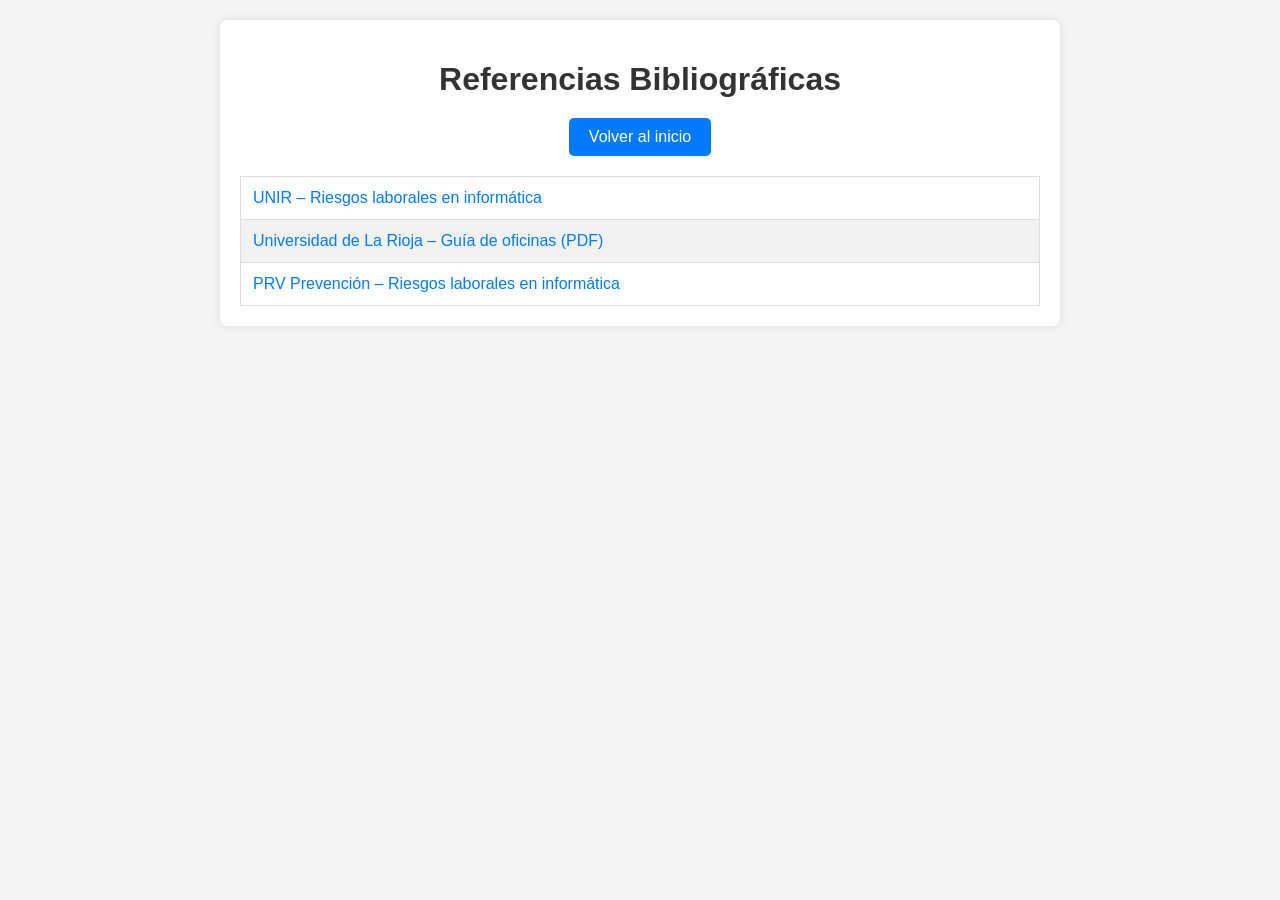
<file: Referencias.html>
<!DOCTYPE html>
<html lang="es">
<head>
    <meta charset="UTF-8">
    <title>Referencias</title>
    <style>
        body {
            font-family: Arial, sans-serif;
            background-color: #f4f4f4;
            margin: 0;
            padding: 20px;
        }
        .container {
            max-width: 800px;
            margin: 0 auto;
            background-color: white;
            padding: 20px;
            border-radius: 8px;
            box-shadow: 0 0 10px rgba(0,0,0,0.1);
        }
        h1 {
            color: #333;
            text-align: center;
            margin-bottom: 20px;
        }
        button {
            display: block;
            margin: 0 auto 20px;
            padding: 10px 20px;
            background-color: #007bff;
            color: white;
            border: none;
            border-radius: 5px;
            cursor: pointer;
            font-size: 16px;
        }
        button:hover {
            background-color: #0056b3;
        }
        table {
            width: 100%;
            border-collapse: collapse;
            margin-top: 20px;
        }
        th, td {
            border: 1px solid #ddd;
            padding: 12px;
            text-align: left;
        }
        th {
            background-color: #007bff;
            color: white;
        }
        tr:nth-child(even) {
            background-color: #f2f2f2;
        }
        tr:hover {
            background-color: #e9ecef;
        }
        a {
            color: #007bff;
            text-decoration: none;
        }
        a:hover {
            text-decoration: underline;
        }
    </style>
</head>
<body>

<div class="container">

<h1>Referencias Bibliográficas</h1>

<button onclick="window.location.href='index.html'">Volver al inicio</button>

<table>
    <tr>
        <td><a href="https://www.unir.net/revista/ingenieria/riesgos-laborales-informatica/" target="_blank">
            UNIR – Riesgos laborales en informática
        </a></td>
    </tr>
    <tr>
        <td><a href="https://www.unirioja.es/servicios/sprl/pdf/guia_oficinas.pdf" target="_blank">
            Universidad de La Rioja – Guía de oficinas (PDF)
        </a></td>
    </tr>
    <tr>
        <td><a href="https://prvprevencion.com/prevencion-riesgos-laborales-informatica/#Riesgos_fisicos" target="_blank">
            PRV Prevención – Riesgos laborales en informática
        </a></td>
    </tr>
</table>

</div>

</body>
</html>
</file>
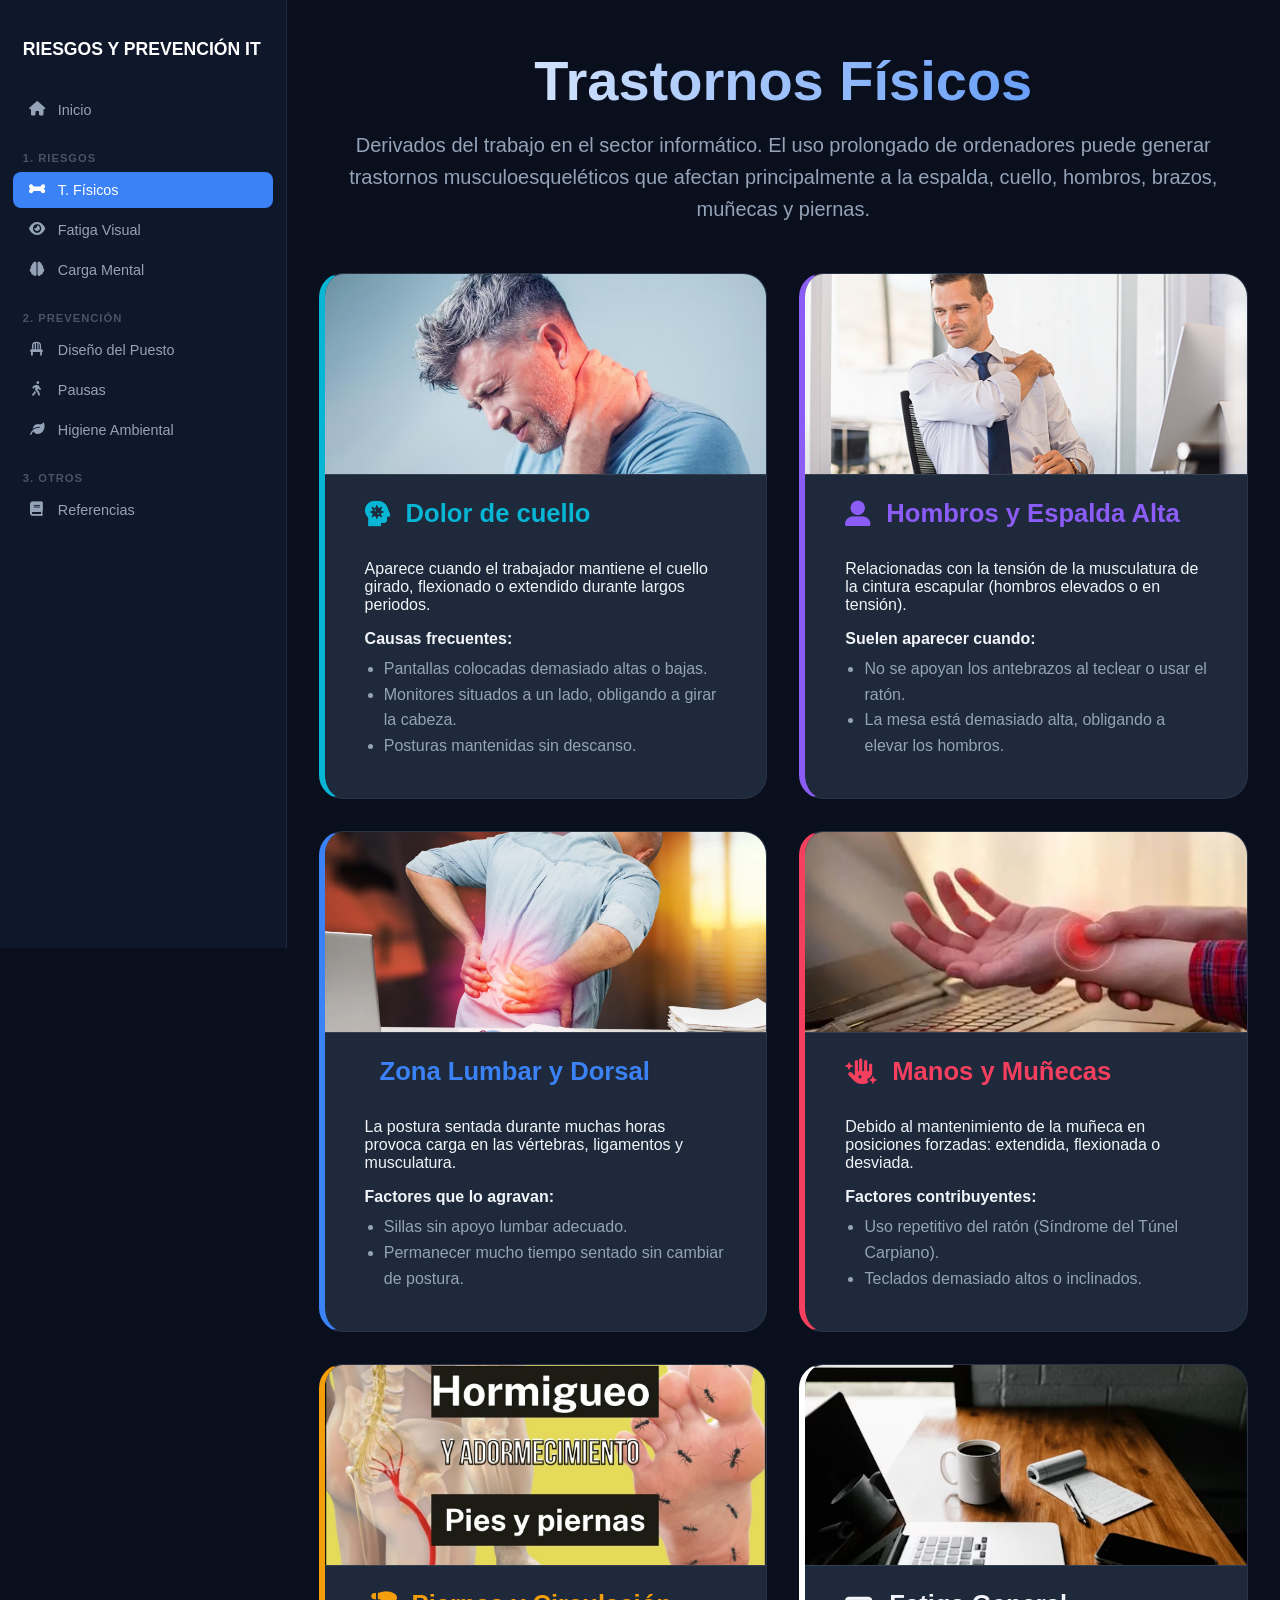
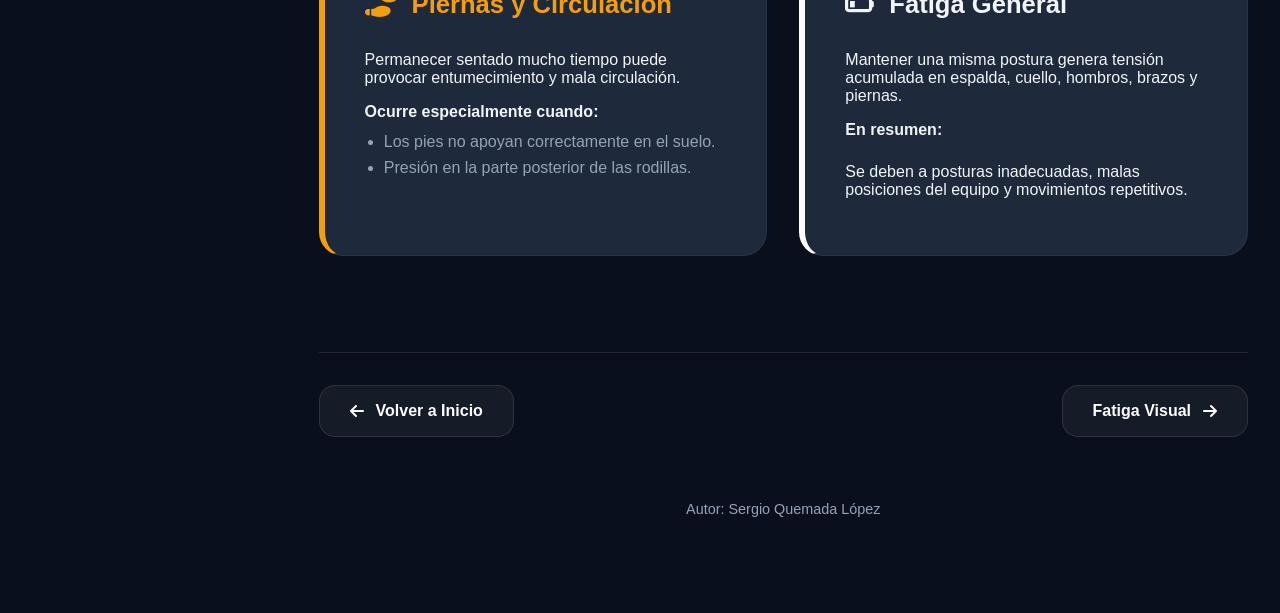
<file: trastornos-fisicos.html>
<!DOCTYPE html>
<html lang="es">
<head>
    <meta charset="UTF-8">
    <meta name="viewport" content="width=device-width, initial-scale=1.0">
    <title>Trastornos Físicos - Riesgos IT</title>
    <link rel="stylesheet" href="https://cdnjs.cloudflare.com/ajax/libs/font-awesome/6.0.0/css/all.min.css">

    <style>
        :root {
            --bg-dark: #0a0f1d;
            --sidebar-bg: #0f172a;
            --card-bg: #1e293b;
            --blue: #3b82f6;
            --cyan: #06b6d4;
            --purple: #8b5cf6;
            --rose: #f43f5e;
            --amber: #f59e0b;
            --text-main: #f1f5f9;
            --text-dim: #94a3b8;
            --border: #1e293b;
        }

        body {
            background-color: var(--bg-dark);
            color: var(--text-main);
            font-family: 'Inter', 'Segoe UI', sans-serif;
            margin: 0;
            display: flex;
            min-height: 100vh;
        }

        /* MENÚ LATERAL */
        nav {
            width: 260px;
            background: var(--sidebar-bg);
            border-right: 1px solid var(--border);
            padding: 1.5rem 0.8rem;
            position: sticky;
            top: 0;
            height: 100vh;
            overflow-y: auto;
        }

        nav h2 {
            font-size: 1.1rem;
            color: white;
            margin-bottom: 2rem;
            padding-left: 10px;
            font-weight: bold;
        }

        .menu-category {
            font-size: 0.7rem;
            color: #475569;
            font-weight: 800;
            text-transform: uppercase;
            margin: 1.5rem 0 0.5rem 10px;
            letter-spacing: 1px;
        }

        nav a {
            display: flex;
            align-items: center;
            color: var(--text-dim);
            text-decoration: none;
            padding: 10px 15px;
            border-radius: 8px;
            margin-bottom: 4px;
            transition: 0.2s;
            font-size: 0.9rem;
        }

        nav a i { margin-right: 12px; width: 18px; text-align: center; }
        nav a.active { background: var(--blue); color: white; font-weight: 500; }
        nav a:hover:not(.active) { background: rgba(255, 255, 255, 0.05); color: white; }

        /* CONTENIDO */
        main {
            flex: 1;
            padding: 3rem 2rem;
            max-width: 1200px;
            margin: 0 auto;
        }

        /* TÍTULOS */
        .page-title {
            font-size: 3.5rem;
            margin: 0 0 1rem 0;
            background: linear-gradient(to right, #fff, var(--blue));
            -webkit-background-clip: text;
            -webkit-text-fill-color: transparent;
            text-align: center;
        }

        .page-description {
            font-size: 1.25rem;
            color: var(--text-dim);
            max-width: 900px;
            margin: 0 auto 3rem auto;
            text-align: center;
            line-height: 1.6;
        }

        /* TARJETAS */
        .info-grid {
            display: grid;
            grid-template-columns: repeat(auto-fit, minmax(350px, 1fr));
            gap: 2rem;
        }

        .info-card {
            background: var(--card-bg);
            border-radius: 24px;
            padding: 2.5rem;
            border: 1px solid rgba(255,255,255,0.05);
            transition: all 0.4s cubic-bezier(0.175, 0.885, 0.32, 1.275);
            position: relative;
            overflow: hidden;
            display: flex;
            flex-direction: column;
        }

        .info-card:hover {
            transform: translateY(-12px);
            box-shadow: 0 25px 50px rgba(0,0,0,0.5);
            border-color: rgba(255,255,255,0.2);
        }

        .card-img {
            width: calc(100% + 5rem);
            height: 200px;
            object-fit: cover;
            margin: -2.5rem -2.5rem 1.5rem -2.5rem;
            border-bottom: 1px solid rgba(255,255,255,0.1);
        }

        .info-card h3 {
            display: flex;
            align-items: center;
            gap: 15px;
            font-size: 1.6rem;
            margin-top: 0;
            margin-bottom: 1rem;
        }

        .info-card p {
            color: var(--text-main);
            margin-bottom: 1rem;
        }

        .info-card ul {
            color: var(--text-dim);
            padding-left: 1.2rem;
            line-height: 1.6;
            margin: 0;
        }

        .info-card strong {
            color: var(--text-main);
            display: block;
            margin-bottom: 0.5rem;
        }

        /* COLORES ESPECÍFICOS */
        .card-cuello { border-left: 6px solid var(--cyan); }
        .card-cuello h3 { color: var(--cyan); }

        .card-hombros { border-left: 6px solid var(--purple); }
        .card-hombros h3 { color: var(--purple); }

        .card-espalda { border-left: 6px solid var(--blue); }
        .card-espalda h3 { color: var(--blue); }

        .card-manos { border-left: 6px solid var(--rose); }
        .card-manos h3 { color: var(--rose); }

        .card-piernas { border-left: 6px solid var(--amber); }
        .card-piernas h3 { color: var(--amber); }

        .card-fatiga { border-left: 6px solid #fff; }

        /* NAVEGACIÓN Y AUTOR */
        .bottom-nav {
            display: flex;
            justify-content: space-between;
            margin-top: 6rem;
            padding-top: 2rem;
            border-top: 1px solid rgba(255,255,255,0.1);
        }

        .nav-btn {
            text-decoration: none;
            color: white;
            padding: 16px 30px;
            border-radius: 16px;
            background: rgba(255,255,255,0.05);
            transition: 0.3s;
            display: flex;
            align-items: center;
            gap: 12px;
            font-weight: 600;
            border: 1px solid rgba(255,255,255,0.1);
        }

        .nav-btn:hover {
            background: var(--blue);
            transform: scale(1.05);
            box-shadow: 0 10px 20px rgba(59, 130, 246, 0.3);
        }

        .author {
            text-align: center;
            margin-top: 4rem;
            color: var(--text-dim);
            padding-bottom: 3rem;
            font-size: 0.9rem;
        }
    </style>
</head>

<body>

    <nav>
        <h2>RIESGOS Y PREVENCIÓN IT</h2>

        <a href="index.html"><i class="fas fa-home"></i> Inicio</a>

        <div class="menu-category">1. RIESGOS</div>
        <a href="trastornos-fisicos.html" class="active"><i class="fas fa-bone"></i> T. Físicos</a>
        <a href="fatiga-visual.html"><i class="fas fa-eye"></i> Fatiga Visual</a>
        <a href="carga-mental.html"><i class="fas fa-brain"></i> Carga Mental</a>

        <div class="menu-category">2. PREVENCIÓN</div>
        <a href="Diseño-del-puesto.html"><i class="fas fa-chair"></i> Diseño del Puesto</a>
        <a href="pausas.html"><i class="fas fa-walking"></i> Pausas</a>
        <a href="higiene.html"><i class="fas fa-leaf"></i> Higiene Ambiental</a>

        <div class="menu-category">3. OTROS</div>
        <a href="Referencias.html"><i class="fas fa-book"></i> Referencias</a>
    </nav>

    <main>
        <h1 class="page-title">Trastornos Físicos</h1>
        <p class="page-description">
            Derivados del trabajo en el sector informático. El uso prolongado de ordenadores puede generar trastornos musculoesqueléticos que afectan principalmente a la espalda, cuello, hombros, brazos, muñecas y piernas.
        </p>

        <div class="info-grid">

            <div class="info-card card-cuello">
                <img src="imagenes/cuello.avif" alt="Dolor de cuello" class="card-img">
                <h3><i class="fas fa-head-side-virus"></i> Dolor de cuello</h3>
                <p>Aparece cuando el trabajador mantiene el cuello girado, flexionado o extendido durante largos periodos.</p>
                <strong>Causas frecuentes:</strong>
                <ul>
                    <li>Pantallas colocadas demasiado altas o bajas.</li>
                    <li>Monitores situados a un lado, obligando a girar la cabeza.</li>
                    <li>Posturas mantenidas sin descanso.</li>
                </ul>
            </div>

            <div class="info-card card-hombros">
                <img src="imagenes/hombro.jpg" alt="Dolor de hombros" class="card-img">
                <h3><i class="fas fa-user-alt"></i> Hombros y Espalda Alta</h3>
                <p>Relacionadas con la tensión de la musculatura de la cintura escapular (hombros elevados o en tensión).</p>
                <strong>Suelen aparecer cuando:</strong>
                <ul>
                    <li>No se apoyan los antebrazos al teclear o usar el ratón.</li>
                    <li>La mesa está demasiado alta, obligando a elevar los hombros.</li>
                </ul>
            </div>

            <div class="info-card card-espalda">
                <img src="imagenes/espalda.webp" alt="Dolor lumbar" class="card-img">
                <h3><i class="fas fa-accessibility"></i> Zona Lumbar y Dorsal</h3>
                <p>La postura sentada durante muchas horas provoca carga en las vértebras, ligamentos y musculatura.</p>
                <strong>Factores que lo agravan:</strong>
                <ul>
                    <li>Sillas sin apoyo lumbar adecuado.</li>
                    <li>Permanecer mucho tiempo sentado sin cambiar de postura.</li>
                </ul>
            </div>

            <div class="info-card card-manos">
                <img src="imagenes/muñeca.webp" alt="Túnel carpiano" class="card-img">
                <h3><i class="fas fa-hand-sparkles"></i> Manos y Muñecas</h3>
                <p>Debido al mantenimiento de la muñeca en posiciones forzadas: extendida, flexionada o desviada.</p>
                <strong>Factores contribuyentes:</strong>
                <ul>
                    <li>Uso repetitivo del ratón (Síndrome del Túnel Carpiano).</li>
                    <li>Teclados demasiado altos o inclinados.</li>
                </ul>
            </div>

            <div class="info-card card-piernas">
                <img src="imagenes/piernas.jpg" alt="Circulación piernas" class="card-img">
                <h3><i class="fas fa-shoe-prints"></i> Piernas y Circulación</h3>
                <p>Permanecer sentado mucho tiempo puede provocar entumecimiento y mala circulación.</p>
                <strong>Ocurre especialmente cuando:</strong>
                <ul>
                    <li>Los pies no apoyan correctamente en el suelo.</li>
                    <li>Presión en la parte posterior de las rodillas.</li>
                </ul>
            </div>

            <div class="info-card card-fatiga">
                <img src="imagenes/general.avif" alt="Fatiga general" class="card-img">
                <h3><i class="fas fa-battery-quarter"></i> Fatiga General</h3>
                <p>Mantener una misma postura genera tensión acumulada en espalda, cuello, hombros, brazos y piernas.</p>
                <strong>En resumen:</strong>
                <p>Se deben a posturas inadecuadas, malas posiciones del equipo y movimientos repetitivos.</p>
            </div>

        </div>

        <div class="bottom-nav">
            <a href="index.html" class="nav-btn"><i class="fas fa-arrow-left"></i> Volver a Inicio</a>
            <a href="fatiga-visual.html" class="nav-btn">Fatiga Visual <i class="fas fa-arrow-right"></i></a>
        </div>

        <div class="author">Autor: Sergio Quemada López</div>
    </main>

</body>
</html>
</file>
